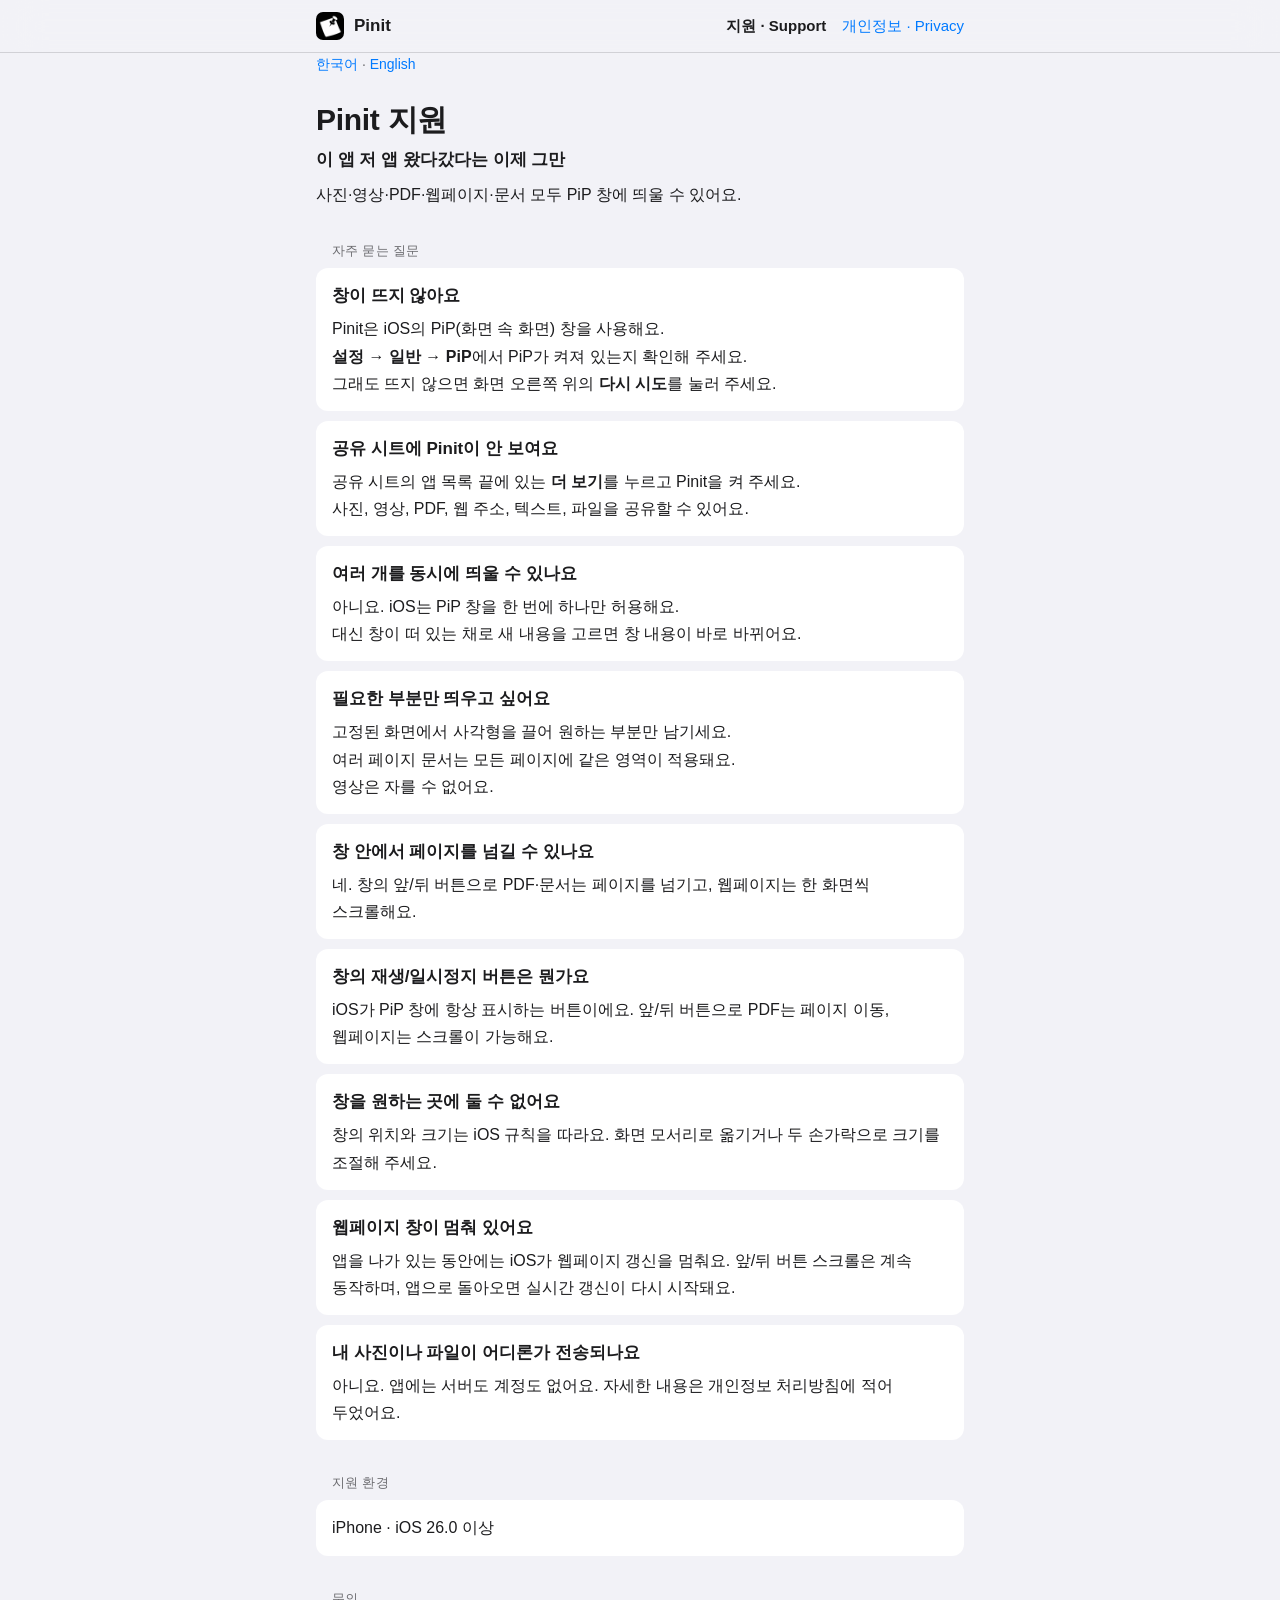
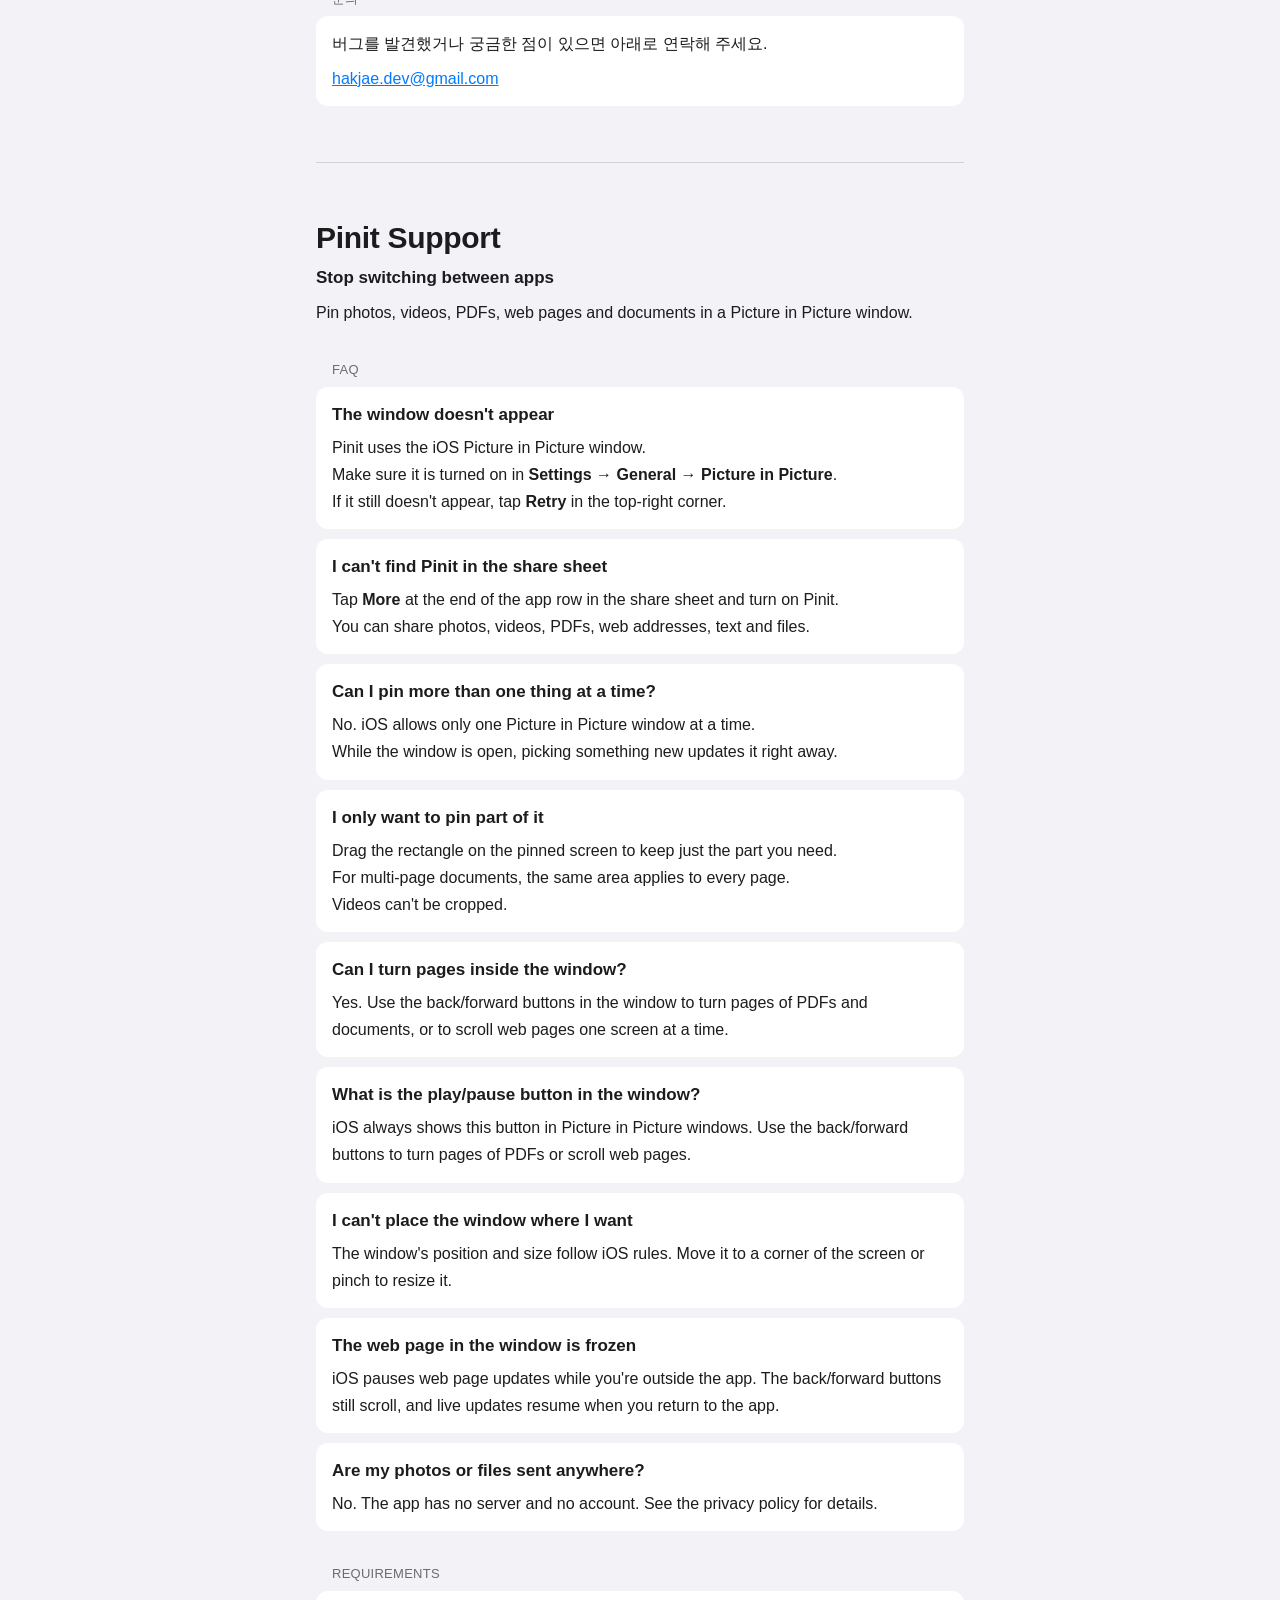
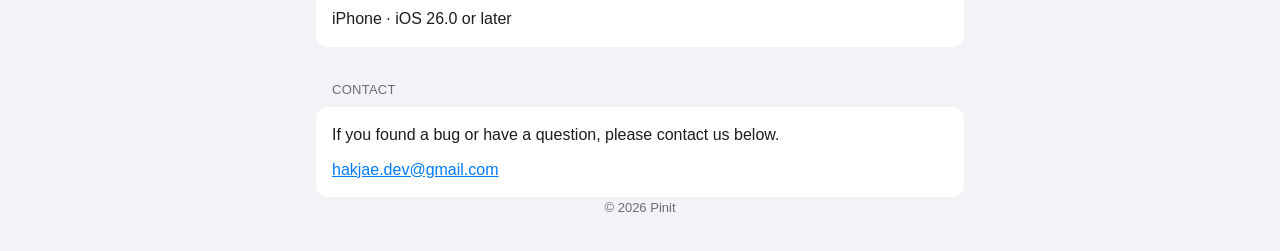
<file: index.html>
<!doctype html>
<html lang="ko">
<head>
<meta charset="utf-8">
<meta name="viewport" content="width=device-width, initial-scale=1">
<title>Pinit 지원 · Support</title>
<meta name="description" content="Pinit 앱 사용 중 자주 묻는 질문과 문의처 · FAQ and contact for Pinit">
<link rel="icon" href="logo.png">
<link rel="apple-touch-icon" href="logo.png">
<link rel="stylesheet" href="style.css">
</head>
<body>
<header><div class="wrap">
<img src="logo.png" alt="">
<span class="name">Pinit</span>
<nav><a href="index.html" aria-current="page">지원 · Support</a><a href="privacy.html">개인정보 · Privacy</a></nav>
</div></header>
<main class="wrap">
<p class="lang"><a href="#ko">한국어</a> · <a href="#en">English</a></p>
<h1 id="ko">Pinit 지원</h1>
<p class="lead">이 앱 저 앱 왔다갔다는 이제 그만</p>
<div class="intro"><p>사진·영상·PDF·웹페이지·문서 모두 PiP 창에 띄울 수 있어요.</p></div>
<h2>자주 묻는 질문</h2>
<div class="card"><h3>창이 뜨지 않아요</h3><p>Pinit은 iOS의 PiP(화면 속 화면) 창을 사용해요.<br><strong>설정 → 일반 → PiP</strong>에서 PiP가 켜져 있는지 확인해 주세요.<br>그래도 뜨지 않으면 화면 오른쪽 위의 <strong>다시 시도</strong>를 눌러 주세요.</p></div>
<div class="card"><h3>공유 시트에 Pinit이 안 보여요</h3><p>공유 시트의 앱 목록 끝에 있는 <strong>더 보기</strong>를 누르고 Pinit을 켜 주세요.<br>사진, 영상, PDF, 웹 주소, 텍스트, 파일을 공유할 수 있어요.</p></div>
<div class="card"><h3>여러 개를 동시에 띄울 수 있나요</h3><p>아니요. iOS는 PiP 창을 한 번에 하나만 허용해요.<br>대신 창이 떠 있는 채로 새 내용을 고르면 창 내용이 바로 바뀌어요.</p></div>
<div class="card"><h3>필요한 부분만 띄우고 싶어요</h3><p>고정된 화면에서 사각형을 끌어 원하는 부분만 남기세요.<br>여러 페이지 문서는 모든 페이지에 같은 영역이 적용돼요.<br>영상은 자를 수 없어요.</p></div>
<div class="card"><h3>창 안에서 페이지를 넘길 수 있나요</h3><p>네. 창의 앞/뒤 버튼으로 PDF·문서는 페이지를 넘기고, 웹페이지는 한 화면씩 스크롤해요.</p></div>
<div class="card"><h3>창의 재생/일시정지 버튼은 뭔가요</h3><p>iOS가 PiP 창에 항상 표시하는 버튼이에요. 앞/뒤 버튼으로 PDF는 페이지 이동, 웹페이지는 스크롤이 가능해요.</p></div>
<div class="card"><h3>창을 원하는 곳에 둘 수 없어요</h3><p>창의 위치와 크기는 iOS 규칙을 따라요. 화면 모서리로 옮기거나 두 손가락으로 크기를 조절해 주세요.</p></div>
<div class="card"><h3>웹페이지 창이 멈춰 있어요</h3><p>앱을 나가 있는 동안에는 iOS가 웹페이지 갱신을 멈춰요. 앞/뒤 버튼 스크롤은 계속 동작하며, 앱으로 돌아오면 실시간 갱신이 다시 시작돼요.</p></div>
<div class="card"><h3>내 사진이나 파일이 어디론가 전송되나요</h3><p>아니요. 앱에는 서버도 계정도 없어요. 자세한 내용은 개인정보 처리방침에 적어 두었어요.</p></div>
<h2>지원 환경</h2>
<div class="card"><p>iPhone · iOS 26.0 이상</p></div>
<h2>문의</h2>
<div class="card"><p>버그를 발견했거나 궁금한 점이 있으면 아래로 연락해 주세요.</p>
<p><a href="mailto:hakjae.dev@gmail.com">hakjae.dev@gmail.com</a></p></div>
<hr>
<div lang="en">
<h1 id="en">Pinit Support</h1>
<p class="lead">Stop switching between apps</p>
<div class="intro"><p>Pin photos, videos, PDFs, web pages and documents in a Picture in Picture window.</p></div>
<h2>FAQ</h2>
<div class="card"><h3>The window doesn't appear</h3><p>Pinit uses the iOS Picture in Picture window.<br>Make sure it is turned on in <strong>Settings → General → Picture in Picture</strong>.<br>If it still doesn't appear, tap <strong>Retry</strong> in the top-right corner.</p></div>
<div class="card"><h3>I can't find Pinit in the share sheet</h3><p>Tap <strong>More</strong> at the end of the app row in the share sheet and turn on Pinit.<br>You can share photos, videos, PDFs, web addresses, text and files.</p></div>
<div class="card"><h3>Can I pin more than one thing at a time?</h3><p>No. iOS allows only one Picture in Picture window at a time.<br>While the window is open, picking something new updates it right away.</p></div>
<div class="card"><h3>I only want to pin part of it</h3><p>Drag the rectangle on the pinned screen to keep just the part you need.<br>For multi-page documents, the same area applies to every page.<br>Videos can't be cropped.</p></div>
<div class="card"><h3>Can I turn pages inside the window?</h3><p>Yes. Use the back/forward buttons in the window to turn pages of PDFs and documents, or to scroll web pages one screen at a time.</p></div>
<div class="card"><h3>What is the play/pause button in the window?</h3><p>iOS always shows this button in Picture in Picture windows. Use the back/forward buttons to turn pages of PDFs or scroll web pages.</p></div>
<div class="card"><h3>I can't place the window where I want</h3><p>The window's position and size follow iOS rules. Move it to a corner of the screen or pinch to resize it.</p></div>
<div class="card"><h3>The web page in the window is frozen</h3><p>iOS pauses web page updates while you're outside the app. The back/forward buttons still scroll, and live updates resume when you return to the app.</p></div>
<div class="card"><h3>Are my photos or files sent anywhere?</h3><p>No. The app has no server and no account. See the privacy policy for details.</p></div>
<h2>Requirements</h2>
<div class="card"><p>iPhone · iOS 26.0 or later</p></div>
<h2>Contact</h2>
<div class="card"><p>If you found a bug or have a question, please contact us below.</p>
<p><a href="mailto:hakjae.dev@gmail.com">hakjae.dev@gmail.com</a></p></div>
</div>
</main>
<footer>© 2026 Pinit</footer>
</body>
</html>
</file>
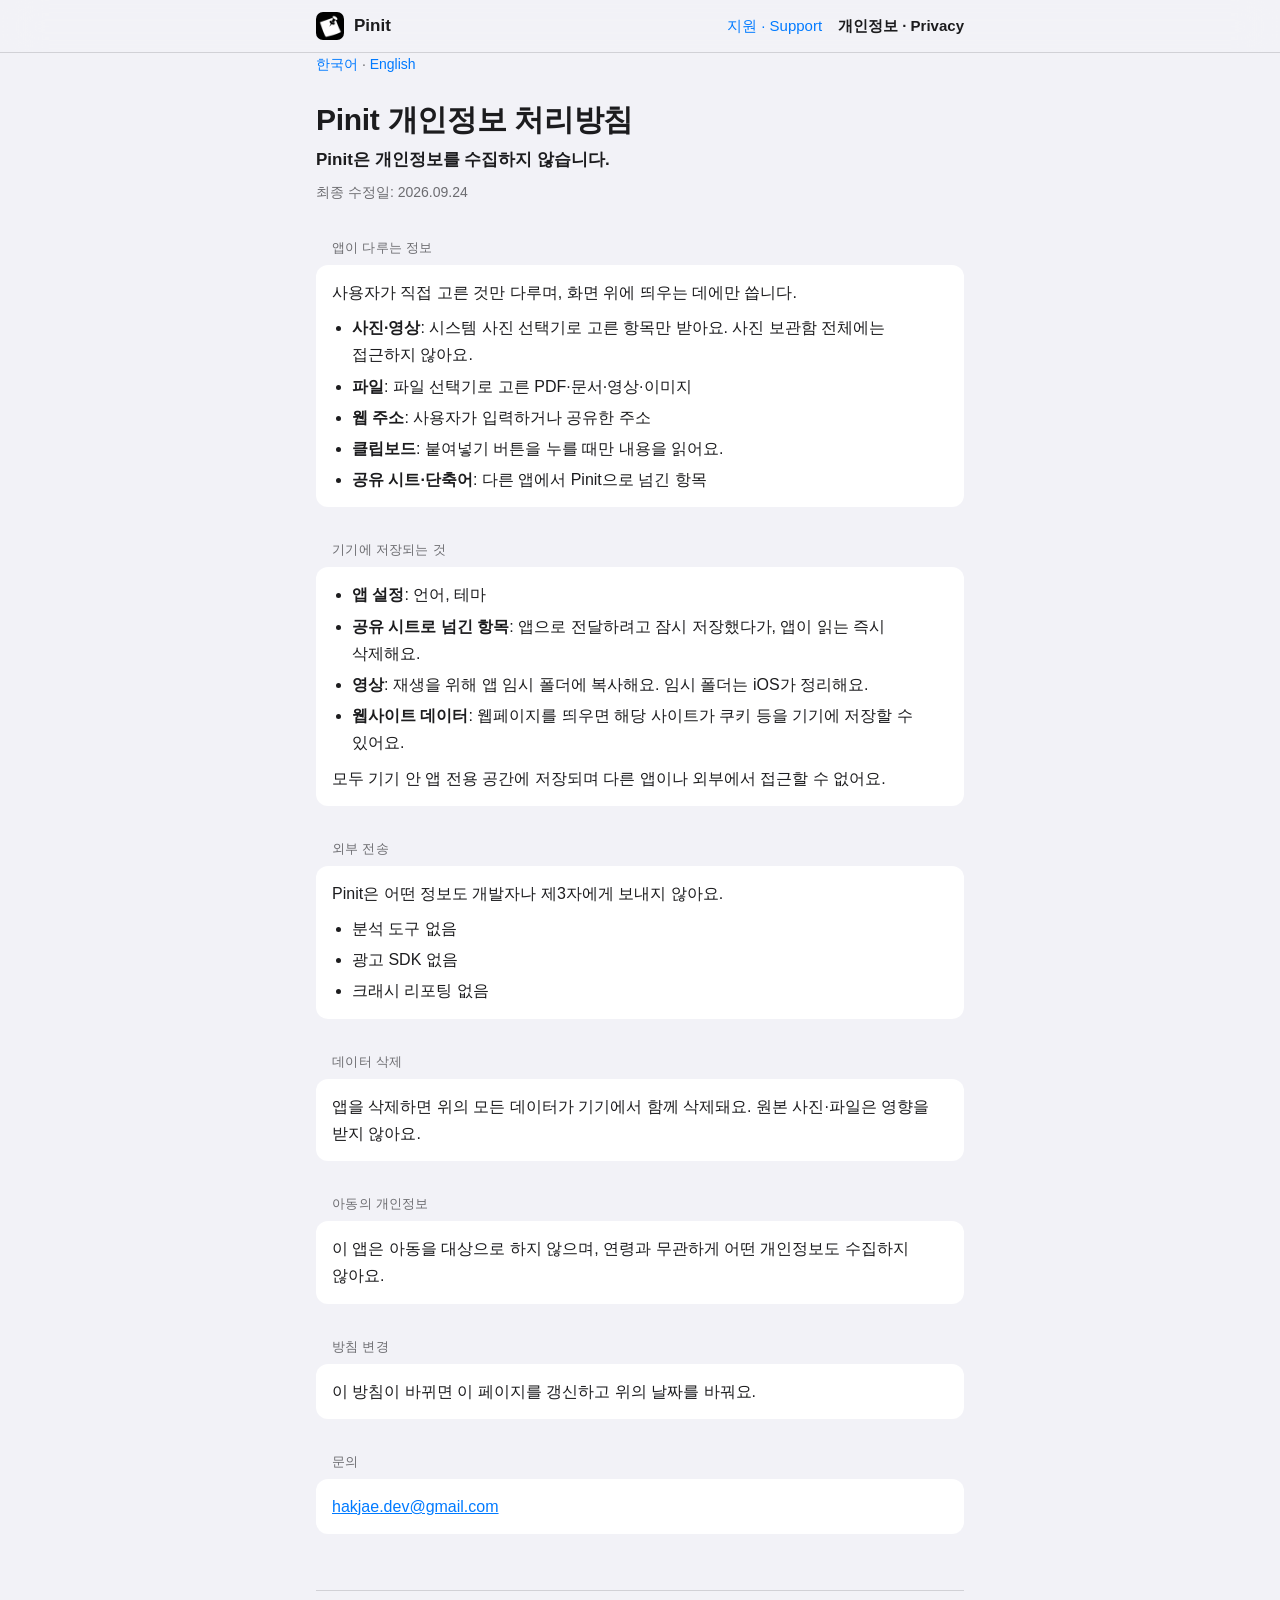
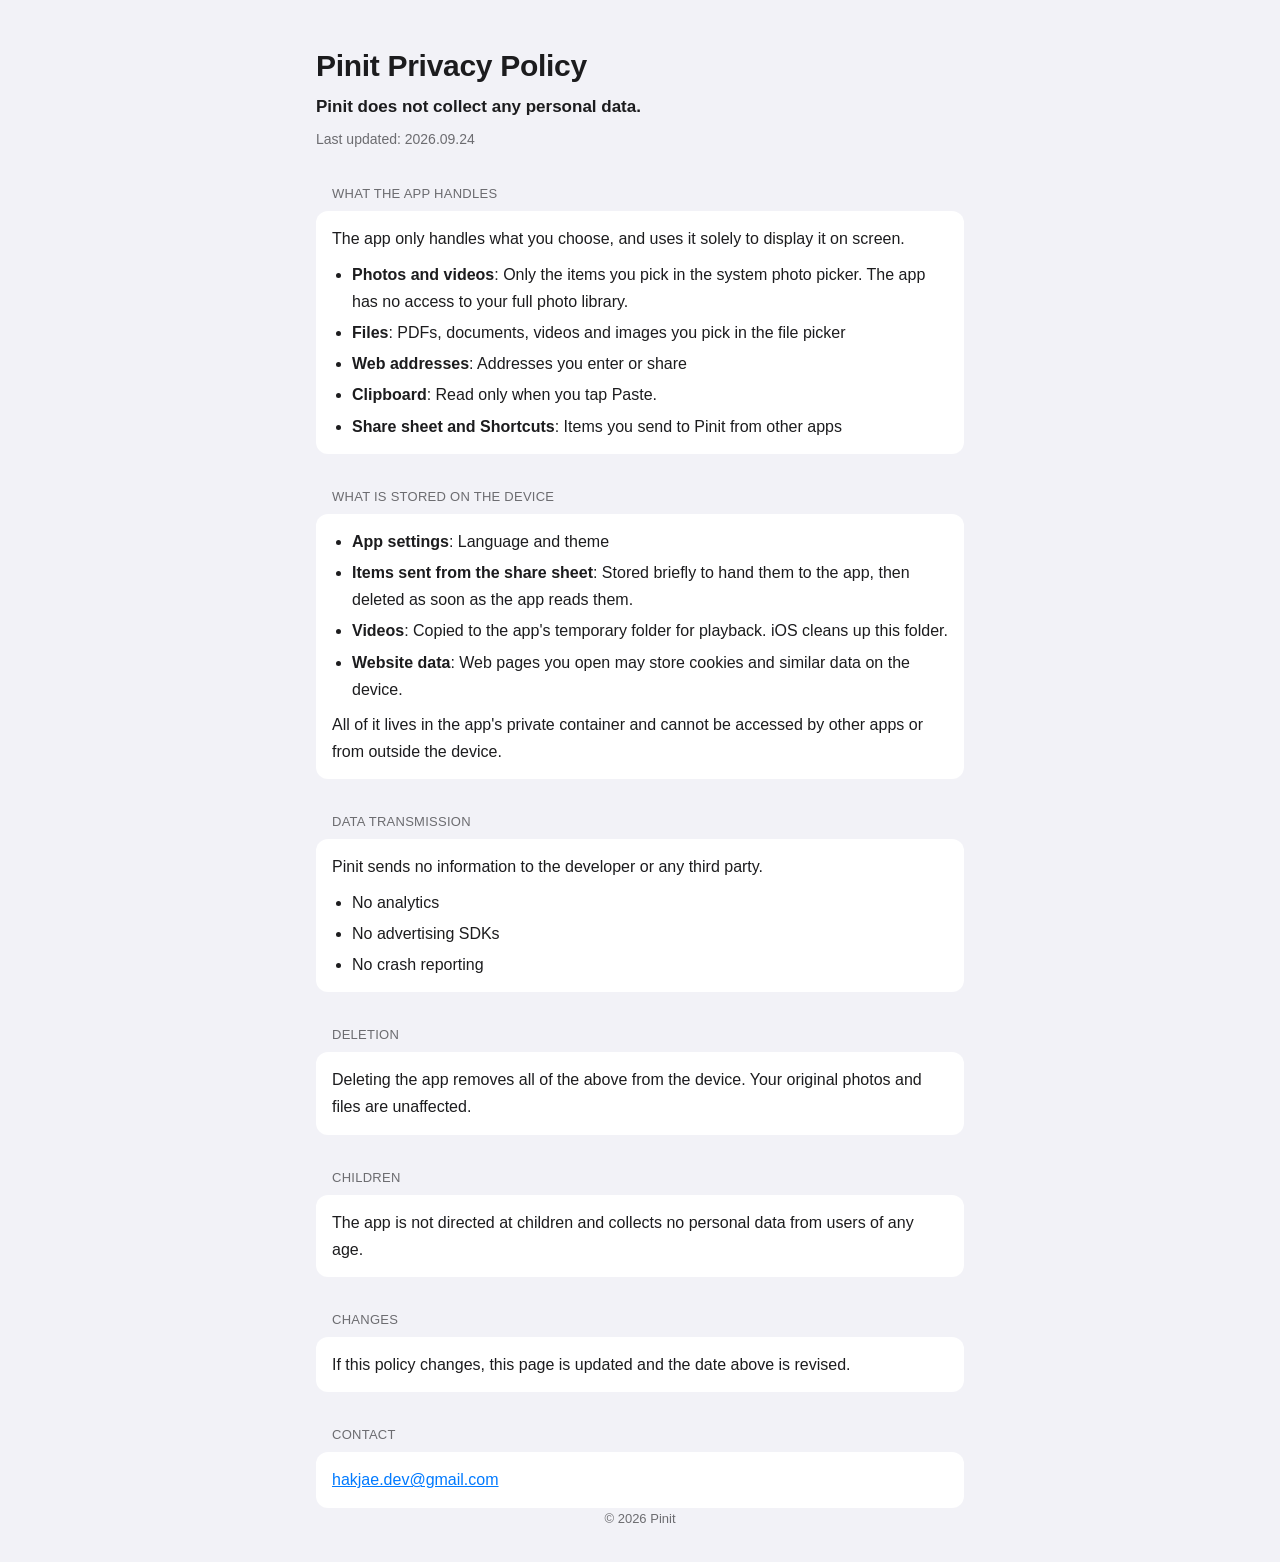
<file: privacy.html>
<!doctype html>
<html lang="ko">
<head>
<meta charset="utf-8">
<meta name="viewport" content="width=device-width, initial-scale=1">
<title>Pinit 개인정보 처리방침 · Privacy Policy</title>
<meta name="description" content="Pinit은 개인정보를 수집하지 않습니다 · Pinit does not collect any personal data">
<link rel="icon" href="logo.png">
<link rel="apple-touch-icon" href="logo.png">
<link rel="stylesheet" href="style.css">
</head>
<body>
<header><div class="wrap">
<img src="logo.png" alt="">
<span class="name">Pinit</span>
<nav><a href="index.html">지원 · Support</a><a href="privacy.html" aria-current="page">개인정보 · Privacy</a></nav>
</div></header>
<main class="wrap">
<p class="lang"><a href="#ko">한국어</a> · <a href="#en">English</a></p>
<h1 id="ko">Pinit 개인정보 처리방침</h1>
<p class="lead">Pinit은 개인정보를 수집하지 않습니다.</p>
<p class="meta">최종 수정일: 2026.09.24</p>
<h2>앱이 다루는 정보</h2>
<div class="card"><p>사용자가 직접 고른 것만 다루며, 화면 위에 띄우는 데에만 씁니다.</p>
<ul><li><strong>사진·영상</strong>: 시스템 사진 선택기로 고른 항목만 받아요. 사진 보관함 전체에는 접근하지 않아요.</li><li><strong>파일</strong>: 파일 선택기로 고른 PDF·문서·영상·이미지</li><li><strong>웹 주소</strong>: 사용자가 입력하거나 공유한 주소</li><li><strong>클립보드</strong>: 붙여넣기 버튼을 누를 때만 내용을 읽어요.</li><li><strong>공유 시트·단축어</strong>: 다른 앱에서 Pinit으로 넘긴 항목</li></ul></div>
<h2>기기에 저장되는 것</h2>
<div class="card"><ul><li><strong>앱 설정</strong>: 언어, 테마</li><li><strong>공유 시트로 넘긴 항목</strong>: 앱으로 전달하려고 잠시 저장했다가, 앱이 읽는 즉시 삭제해요.</li><li><strong>영상</strong>: 재생을 위해 앱 임시 폴더에 복사해요. 임시 폴더는 iOS가 정리해요.</li><li><strong>웹사이트 데이터</strong>: 웹페이지를 띄우면 해당 사이트가 쿠키 등을 기기에 저장할 수 있어요.</li></ul>
<p>모두 기기 안 앱 전용 공간에 저장되며 다른 앱이나 외부에서 접근할 수 없어요.</p></div>
<h2>외부 전송</h2>
<div class="card"><p>Pinit은 어떤 정보도 개발자나 제3자에게 보내지 않아요.</p>
<ul><li>분석 도구 없음</li><li>광고 SDK 없음</li><li>크래시 리포팅 없음</li></ul></div>
<h2>데이터 삭제</h2>
<div class="card"><p>앱을 삭제하면 위의 모든 데이터가 기기에서 함께 삭제돼요. 원본 사진·파일은 영향을 받지 않아요.</p></div>
<h2>아동의 개인정보</h2>
<div class="card"><p>이 앱은 아동을 대상으로 하지 않으며, 연령과 무관하게 어떤 개인정보도 수집하지 않아요.</p></div>
<h2>방침 변경</h2>
<div class="card"><p>이 방침이 바뀌면 이 페이지를 갱신하고 위의 날짜를 바꿔요.</p></div>
<h2>문의</h2>
<div class="card"><p><a href="mailto:hakjae.dev@gmail.com">hakjae.dev@gmail.com</a></p></div>
<hr>
<div lang="en">
<h1 id="en">Pinit Privacy Policy</h1>
<p class="lead">Pinit does not collect any personal data.</p>
<p class="meta">Last updated: 2026.09.24</p>
<h2>What the app handles</h2>
<div class="card"><p>The app only handles what you choose, and uses it solely to display it on screen.</p>
<ul><li><strong>Photos and videos</strong>: Only the items you pick in the system photo picker. The app has no access to your full photo library.</li><li><strong>Files</strong>: PDFs, documents, videos and images you pick in the file picker</li><li><strong>Web addresses</strong>: Addresses you enter or share</li><li><strong>Clipboard</strong>: Read only when you tap Paste.</li><li><strong>Share sheet and Shortcuts</strong>: Items you send to Pinit from other apps</li></ul></div>
<h2>What is stored on the device</h2>
<div class="card"><ul><li><strong>App settings</strong>: Language and theme</li><li><strong>Items sent from the share sheet</strong>: Stored briefly to hand them to the app, then deleted as soon as the app reads them.</li><li><strong>Videos</strong>: Copied to the app's temporary folder for playback. iOS cleans up this folder.</li><li><strong>Website data</strong>: Web pages you open may store cookies and similar data on the device.</li></ul>
<p>All of it lives in the app's private container and cannot be accessed by other apps or from outside the device.</p></div>
<h2>Data transmission</h2>
<div class="card"><p>Pinit sends no information to the developer or any third party.</p>
<ul><li>No analytics</li><li>No advertising SDKs</li><li>No crash reporting</li></ul></div>
<h2>Deletion</h2>
<div class="card"><p>Deleting the app removes all of the above from the device. Your original photos and files are unaffected.</p></div>
<h2>Children</h2>
<div class="card"><p>The app is not directed at children and collects no personal data from users of any age.</p></div>
<h2>Changes</h2>
<div class="card"><p>If this policy changes, this page is updated and the date above is revised.</p></div>
<h2>Contact</h2>
<div class="card"><p><a href="mailto:hakjae.dev@gmail.com">hakjae.dev@gmail.com</a></p></div>
</div>
</main>
<footer>© 2026 Pinit</footer>
</body>
</html>
</file>
<file: style.css>
/* pinit 지원 사이트. 앱처럼 애플 기본 앱 톤: 시스템 서체, 그룹 배경 위 흰 카드, 라이트/다크 자동 */

:root {
  color-scheme: light dark;
  --bg: #F2F2F7;
  --card: #FFFFFF;
  --text: #1C1C1E;
  --secondary: #6C6C70;
  --separator: #D1D1D6;
  --accent: #007AFF;
}
@media (prefers-color-scheme: dark) {
  :root {
    --bg: #000000;
    --card: #1C1C1E;
    --text: #F2F2F7;
    --secondary: #98989F;
    --separator: #38383A;
    --accent: #0A84FF;
  }
}

* { box-sizing: border-box; }

body {
  margin: 0;
  background: var(--bg);
  color: var(--text);
  font-family: -apple-system, BlinkMacSystemFont, "Apple SD Gothic Neo", "Pretendard", "Segoe UI", Roboto, sans-serif;
  font-size: 16px;
  line-height: 1.7;
  -webkit-text-size-adjust: 100%;
  word-break: keep-all;
  overflow-wrap: break-word;
}

.wrap { max-width: 680px; margin: 0 auto; padding: 0 16px; }

header {
  position: sticky; top: 0; z-index: 1;
  background: color-mix(in srgb, var(--bg) 85%, transparent);
  -webkit-backdrop-filter: blur(20px); backdrop-filter: blur(20px);
  border-bottom: 0.5px solid var(--separator);
}
header .wrap { display: flex; align-items: center; gap: 10px; min-height: 52px; }
header img { width: 28px; height: 28px; border-radius: 7px; }
header .name { font-weight: 600; font-size: 17px; }
header nav { margin-left: auto; display: flex; gap: 16px; font-size: 15px; }
header nav a { color: var(--accent); text-decoration: none; }
header nav a[aria-current="page"] { color: var(--text); font-weight: 600; }

main { padding: 28px 0 56px; }

.lang { font-size: 14px; color: var(--secondary); margin: 0 0 24px; }
.lang a { color: var(--accent); text-decoration: none; }

h1 { font-size: 30px; line-height: 1.25; margin: 0 0 8px; letter-spacing: -0.01em; }
h2 {
  font-size: 13px; font-weight: 400; text-transform: uppercase; letter-spacing: 0.02em;
  color: var(--secondary); margin: 32px 16px 6px;
}
h3 { font-size: 17px; margin: 0 0 4px; }

.lead { font-size: 17px; font-weight: 600; margin: 0 0 6px; }
.meta { color: var(--secondary); font-size: 14px; margin: 0 0 8px; }

section.card, .card {
  background: var(--card);
  border-radius: 12px;
  padding: 14px 16px;
}
.card + .card { margin-top: 10px; }
.card p { margin: 0; }
.card p + p, .card p + ul, .card ul + p { margin-top: 8px; }
.card ul { margin: 0; padding-left: 20px; }
.card li + li { margin-top: 4px; }

.intro p { margin: 0 0 4px; }

a { color: var(--accent); }

hr { border: 0; border-top: 0.5px solid var(--separator); margin: 56px 0; }

footer { color: var(--secondary); font-size: 13px; text-align: center; padding-bottom: 32px; }
</file>
